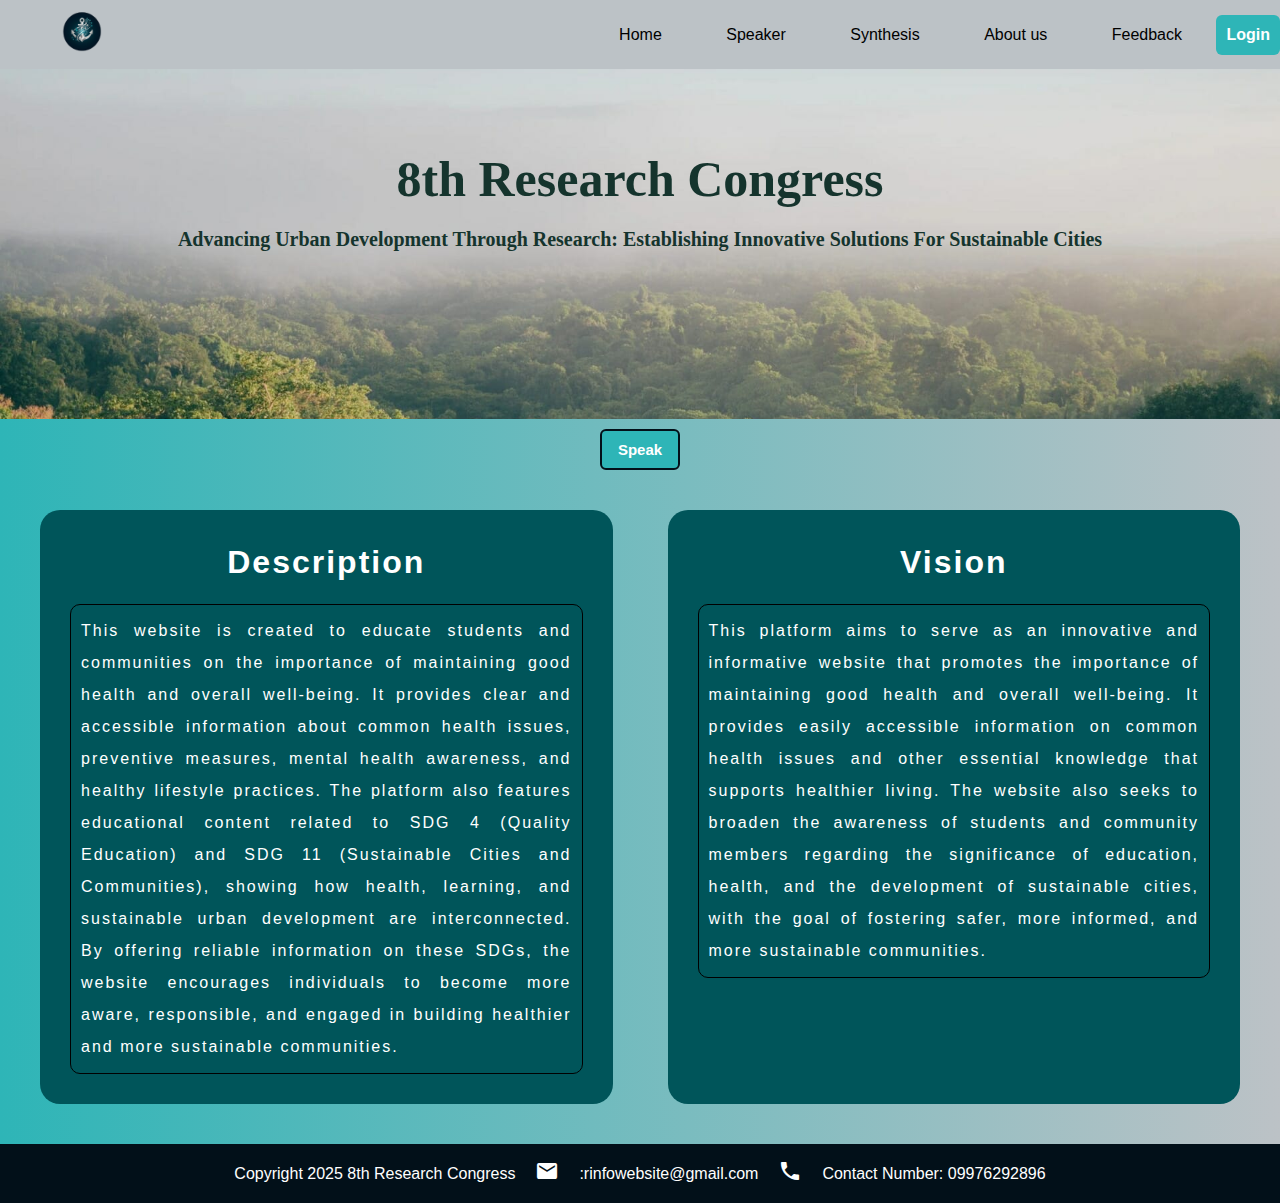
<file: Index.html>
<!DOCTYPE html>
	<html lang="en">
		<title>r.info</title>
		<link rel="stylesheet" href="style.css">
		<link rel="icon" type="image/x-icon" href="Logo.png">
		<link rel="stylesheet" href="https://fonts.googleapis.com/icon?family=Material+Icons">
		<style>
		.column  {
		width: 50%;
		border-radius: 20px;
		
		}
		</style>
			<body>
			<header>
			<div class="logo">
				<img src="Logo.png">
			</div>
					<Nav>
							<a href="index.html"> Home </a>
							<a href="speaker.html"> Speaker </a>
							<a href="synthesis.html"> Synthesis </a>
							<a href="aboutus.html"> About us</a>
							<a href="feedback.html"> Feedback </a>
							<a id="loginBtn" href="login.html" class="login-button">Login</a>
					</nav>
			</header>
			<section class="hero">
				<h1 style="font-size:50px;"> 8th Research Congress </h1>
				<h2 style="font-size:20px;"> Advancing Urban Development Through Research: Establishing Innovative Solutions For Sustainable Cities</h2>
			</section>
			
			<section class="bg">
			
			<center>
				<div id="btn">
				<button id="ttsBtn"> Speak </button>
				</div>
			</center>	
			
			<div id="content">
			
			<Div class="content">
				<div class="column">
				<h1>
				Description 
				</h1>
				<p>
				This website is created to educate students and communities on the importance of maintaining good health 
				and overall well-being.	It provides clear and accessible information about common health issues, preventive measures, mental health awareness, and healthy 
				lifestyle practices. The platform also features educational content related to SDG 4 (Quality Education) and SDG 11 (Sustainable Cities 
				and Communities), showing how health, learning, and sustainable urban development are interconnected. By offering reliable information on 
				these SDGs, the website encourages individuals to become more aware, responsible, and engaged in building healthier and more sustainable 
				communities.
				</p>
				</div>
				<div class="column">
				<h1>
				Vision
				</h1>
				<p>
				This platform aims to serve as an innovative and informative website that promotes the importance of maintaining good health and overall 
				well-being. It provides easily accessible information on common health issues and other essential knowledge that supports healthier living.
				The website also seeks to broaden the awareness of students and community members regarding the significance of education, health, and the 
				development of sustainable cities, with the goal of fostering safer, more informed, and more sustainable communities.
				</p>
				</div>
			</Div>
			</div>
			</section>
			
			<footer>
				<div> Copyright 2025 8th Research Congress</div>
				<div class="image"><i class="material-icons"> mail </i></div>
				<div>:rinfowebsite@gmail.com</div>
				<div class="image"> <i class="material-icons"> call </i> </div>
				<div>Contact Number: 09976292896</p><div>
			</footer>

			<script src="tts.js"> </script>
				
			</body>
	</html>
</file>
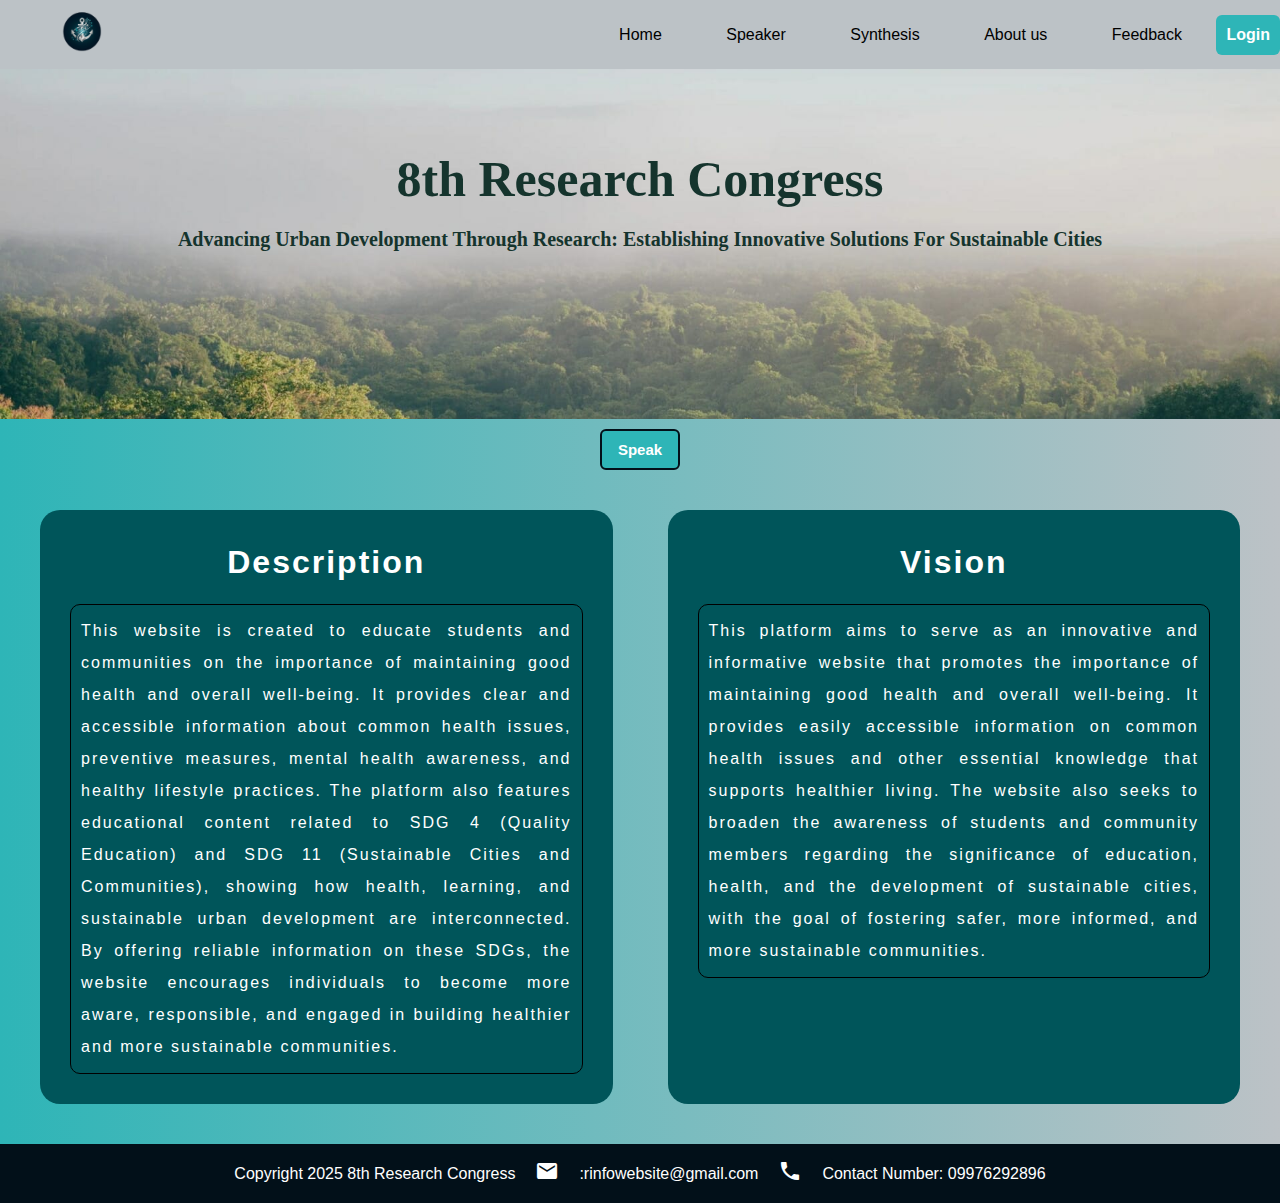
<file: index.html>
<!DOCTYPE html>
	<html lang="en">
		<title>r.info</title>
		<link rel="stylesheet" href="style.css">
		<link rel="icon" type="image/x-icon" href="Logo.png">
		<link rel="stylesheet" href="https://fonts.googleapis.com/icon?family=Material+Icons">
		<style>
		.column  {
		width: 50%;
		border-radius: 20px;
		
		}
		</style>
			<body>
			<header>
			<div class="logo">
				<img src="Logo.png">
			</div>
					<Nav>
							<a href="index.html"> Home </a>
							<a href="speaker.html"> Speaker </a>
							<a href="synthesis.html"> Synthesis </a>
							<a href="aboutus.html"> About us</a>
							<a href="feedback.html"> Feedback </a>
							<a id="loginBtn" href="login.html" class="login-button">Login</a>
					</nav>
			</header>
			<section class="hero">
				<h1 style="font-size:50px;"> 8th Research Congress </h1>
				<h2 style="font-size:20px;"> Advancing Urban Development Through Research: Establishing Innovative Solutions For Sustainable Cities</h2>
			</section>
			
			<section class="bg">
			
			<center>
				<div id="btn">
				<button id="ttsBtn"> Speak </button>
				</div>
			</center>	
			
			<div id="content">
			
			<Div class="content">
				<div class="column">
				<h1>
				Description 
				</h1>
				<p>
				This website is created to educate students and communities on the importance of maintaining good health 
				and overall well-being.	It provides clear and accessible information about common health issues, preventive measures, mental health awareness, and healthy 
				lifestyle practices. The platform also features educational content related to SDG 4 (Quality Education) and SDG 11 (Sustainable Cities 
				and Communities), showing how health, learning, and sustainable urban development are interconnected. By offering reliable information on 
				these SDGs, the website encourages individuals to become more aware, responsible, and engaged in building healthier and more sustainable 
				communities.
				</p>
				</div>
				<div class="column">
				<h1>
				Vision
				</h1>
				<p>
				This platform aims to serve as an innovative and informative website that promotes the importance of maintaining good health and overall 
				well-being. It provides easily accessible information on common health issues and other essential knowledge that supports healthier living.
				The website also seeks to broaden the awareness of students and community members regarding the significance of education, health, and the 
				development of sustainable cities, with the goal of fostering safer, more informed, and more sustainable communities.
				</p>
				</div>
			</Div>
			</div>
			</section>
			
			<footer>
				<div> Copyright 2025 8th Research Congress</div>
				<div class="image"><i class="material-icons"> mail </i></div>
				<div>:rinfowebsite@gmail.com</div>
				<div class="image"> <i class="material-icons"> call </i> </div>
				<div>Contact Number: 09976292896</p><div>
			</footer>

			<script src="tts.js"> </script>
				
			</body>
	</html>
</file>
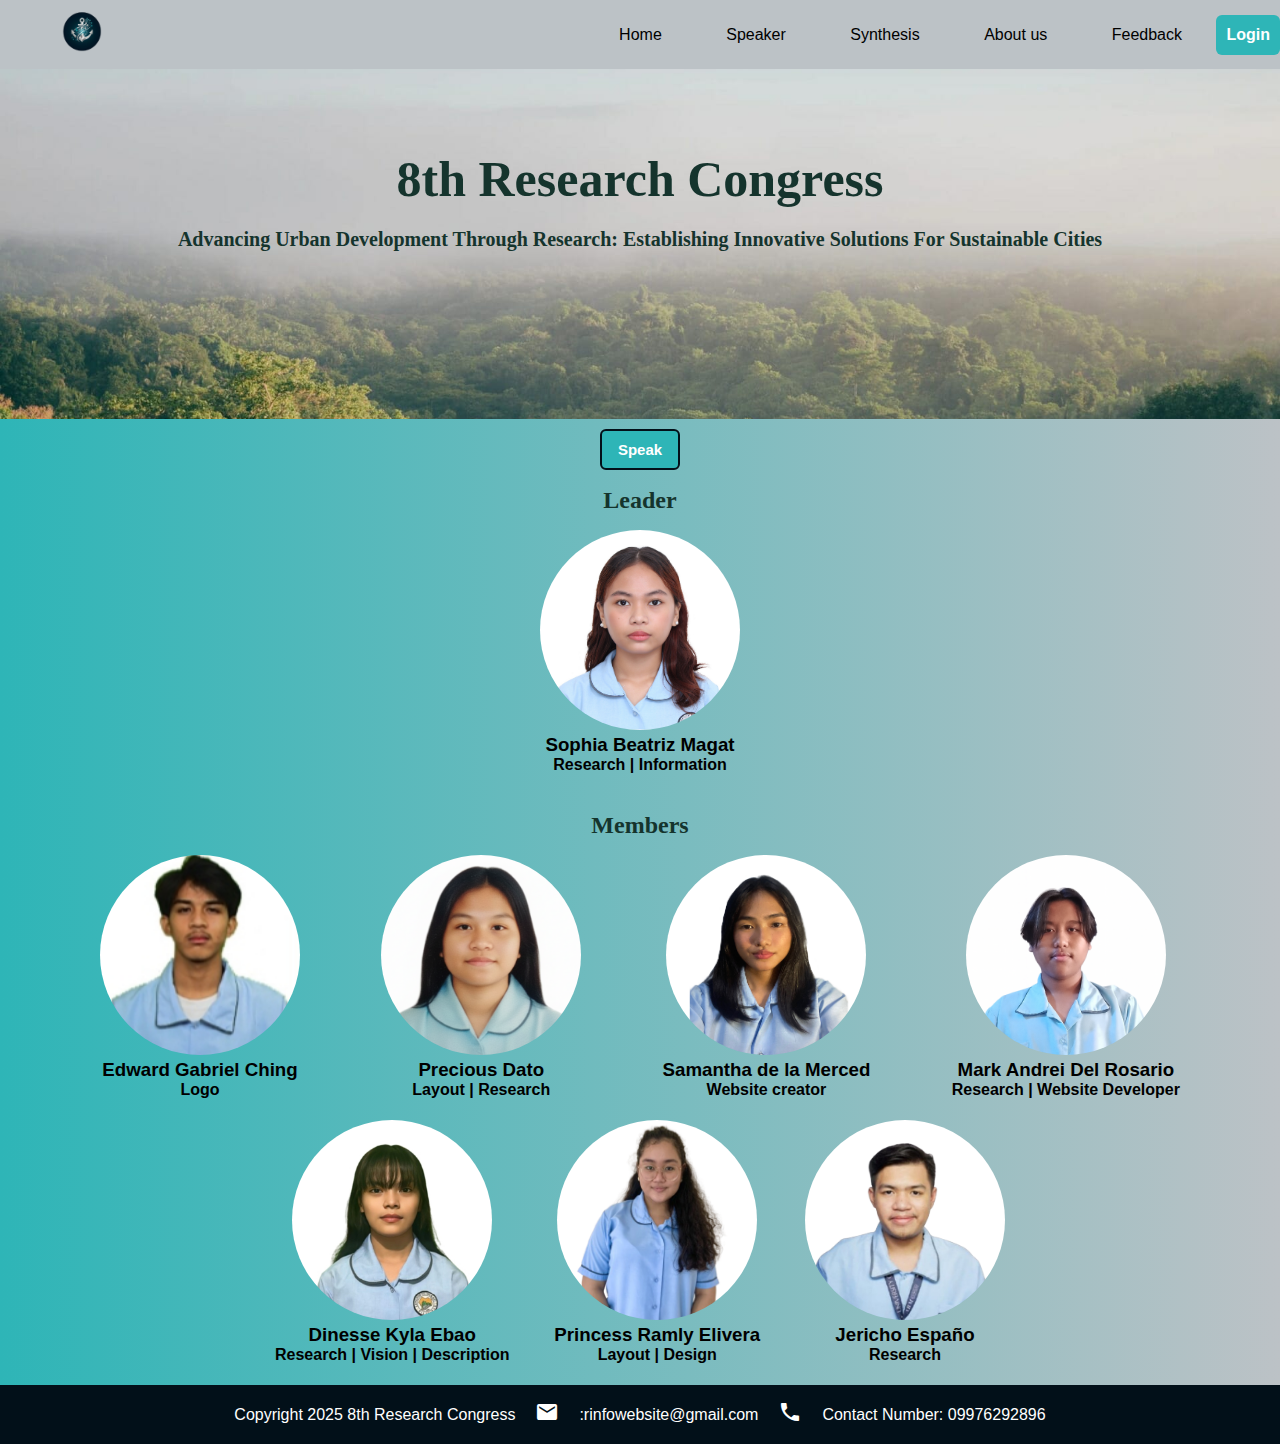
<file: aboutus.html>
<!DOCTYPE html>
	<html lang="en">
	<head>	
		<title>r.info</title>
		<link rel="stylesheet" href="style.css">
		<link rel="stylesheet" href="https://fonts.googleapis.com/icon?family=Material+Icons">
		<style>
	.about {
	background-image: linear-gradient( to right, #2EB5B7, #BCC2C6);
	padding-bottom: 20px;
}
	.about img {
	height: 200px;
	border-radius: 100px;
	width: 200px;
}	
	.leader {
	text-align: center;
	margin: auto auto 20px auto;
}
	.mem {
	display: flex;
	justify-content: space-between;
	margin: auto 100px auto 100px;
}	
	#mem {
	margin: 20px 275px 0px 275px;
}	
	.member {
	text-align: center;
}

	</style>
	</head>	
			<body>
			<header>
			<div class="logo">
				<img src="Logo.png">
			</div>
					<Nav>
							<a href="index.html"> Home </a>
							<a href="speaker.html"> Speaker </a>
							<a href="synthesis.html"> Synthesis </a>
							<a href="aboutus.html"> About us</a>
							<a href="feedback.html"> Feedback </a>
							<a id="loginBtn" href="login.html" class="login-button">Login</a>
					</nav>
			</header>
			
			<section class="hero">
				<h1 style="font-size:50px;"> 8th Research Congress </h1>
				<h2 style="font-size:20px;"> Advancing Urban Development Through Research: Establishing Innovative Solutions For Sustainable Cities </h2>
			</section>
			<div id="content">
			<section class="about">
			<center>
			<div id="btn">
				<button id="ttsBtn"> Speak </button>
			</div>
			</center>
	
	<div class="leader">
	<h2> Leader </h2>
	<img src="Magat.jpg">
	<h3> Sophia Beatriz Magat </h3>
	<h4> Research | Information
 </h4>
	</div>
	
	<h2 style="text-align: center;"> Members </h2>
	
	<div class="mem">
	
	
	<div class="member">
	<img src="ching.jpg">
	<h3> Edward Gabriel Ching </h3>
	<h4> Logo </h4>
	</div>
	
	<div class="member">
	<img src="Dato.png">
	<h3> Precious Dato </h3>
	<h4> Layout | Research
 </h4>
	</div>

	<div class="member">
	<img src="Sam.jpg">
	<h3> Samantha de la Merced </h3>
	<h4> Website creator </h4>
	</div>

	<div class="member">
	<img src="DelRosario.png">
	<h3> Mark Andrei Del Rosario </h3>
	<h4> Research | Website Developer
	</div>
	</div>

	<div class="mem" id="mem">
	<div class="member">
	<img src="Ebao.jpg">
	<h3> Dinesse Kyla Ebao </h3>
	<h4> Research | Vision | Description
 </h4>
	</div>


	
	<div class="member">
	<img src="Elivera.png">
	<h3> Princess Ramly Elivera </h3>
	<h4> Layout | Design
 </h4>
	</div>

	<div class="member">
	<img src="Espano.png">
	<h3> Jericho Españo </h3>
	<h4> Research </h4>
	</div>
	
	</div>

	
	</section>
    </div>
	
	<footer>
			<div> Copyright 2025 8th Research Congress</div>
			<div class="image"><i class="material-icons"> mail </i></div>
			<div>:rinfowebsite@gmail.com</div>
			<div class="image"> <i class="material-icons"> call </i> </div>
			<div>Contact Number: 09976292896</p><div>
	</footer>
			
	<script src="tts.js">  </script>
			
</body>
</html>
</file>
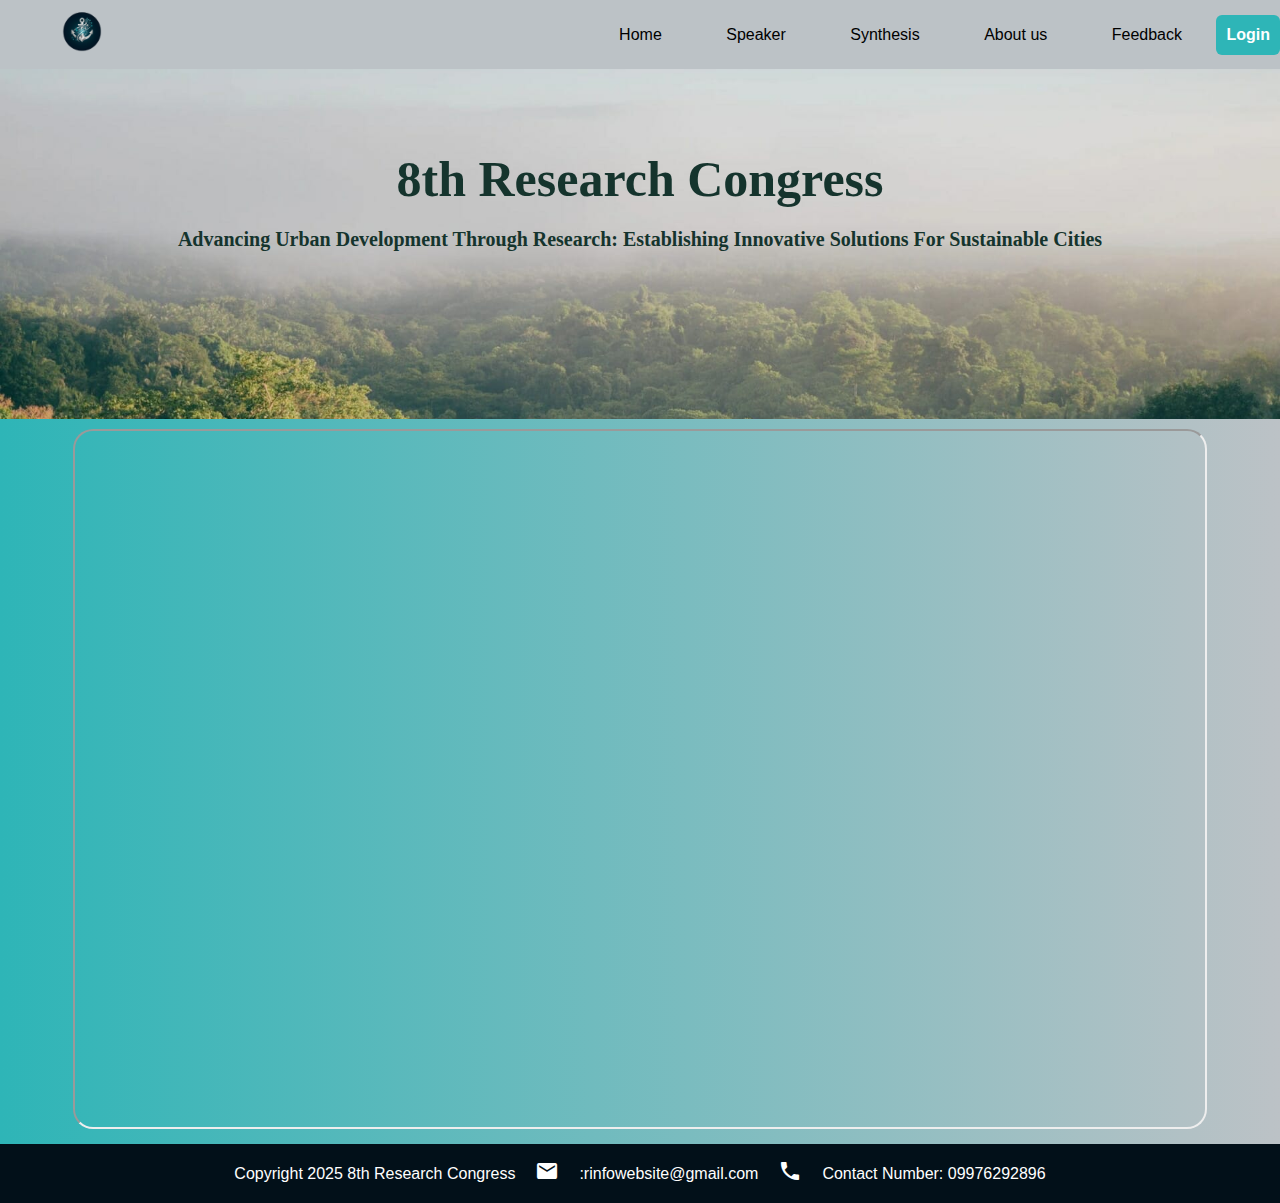
<file: feedback.html>
<!DOCTYPE html>
	<html lang="en">
	<head>
		<title>r.info</title>
		<link rel="stylesheet" href="style.css">
		<link rel="stylesheet" href="https://fonts.googleapis.com/icon?family=Material+Icons">
		<style>
		.bg {
		padding: 10px;
	}
		iframe {
		border-radius: 20px;
	}	
		</style>
	</head>
		<body>
			<header>
			<div class="logo">
				<img src="Logo.png">
			</div>
					<Nav>
							<a href="index.html"> Home </a>
							<a href="speaker.html"> Speaker </a>
							<a href="synthesis.html"> Synthesis </a>
							<a href="aboutus.html"> About us</a>
							<a href="feedback.html"> Feedback </a>
							<a id="loginBtn" href="login.html" class="login-button">Login</a>
					</nav>
			</header>
			<section class="hero">
				<h1 style="font-size:50px;"> 8th Research Congress </h1>
				<h2 style="font-size:20px;"> Advancing Urban Development Through Research: Establishing Innovative Solutions For Sustainable Cities</h2>
			</section>
			<section class="bg">
			<center>
			<iframe src="https://docs.google.com/forms/d/e/1FAIpQLSfOE42v8A6_J1nBZg4Od8gF8v69Xji4cTf-FQ5VQG3xP_kO5w/viewform?usp=sharing&ouid=114336275145204231119" width="90%" height="700px">
			</iframe>
			</center>
			</section>
			<footer>
				<div> Copyright 2025 8th Research Congress</div>
				<div class="image"><i class="material-icons"> mail </i></div>
				<div>:rinfowebsite@gmail.com</div>
				<div class="image"> <i class="material-icons"> call </i> </div>
				<div>Contact Number: 09976292896</p><div>
			</footer>
			</body>
	</html>
</file>
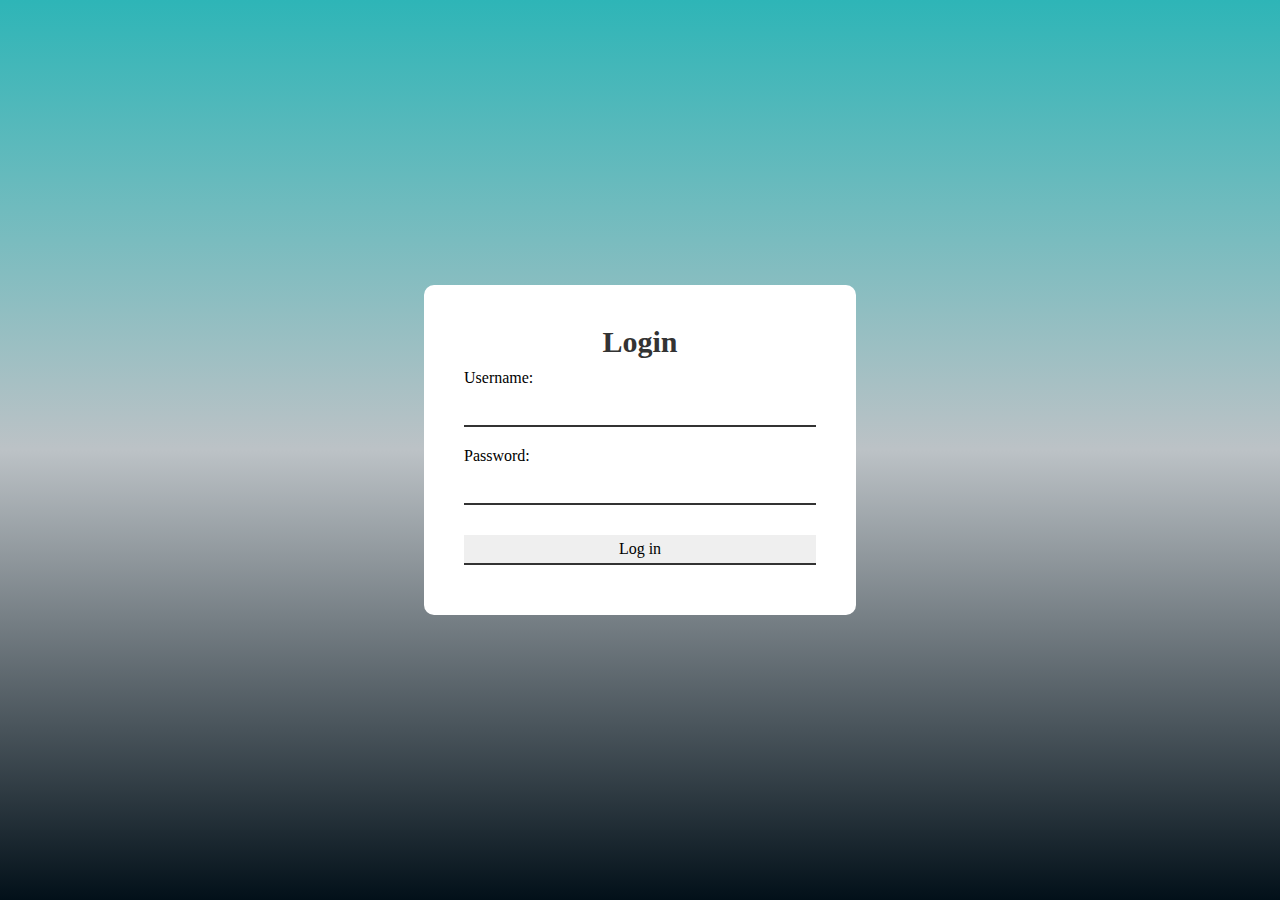
<file: Login.html>
<!DOCTYPE html> 
	<html>
		<head>
		<meta charset="UTF-8">
		<meta name="viewport" content="width=device-width, initial-scale=1.0">
		<title> Login </title>
		<link rel="stylesheet" type="text/css" href="login.css">
		</head>
			<body>
	<section class="contact">
	<div class="contactform">
    <form id="loginForm">
    <h2>Login</h2>
	
		<div class="InputBox">
        <label for="username">Username:</label>
        <input type="text" id="username" required>
		</div>

		<div class="InputBox">
        <label for="password">Password:</label>
        <input type="password" id="password" required>
		</div>
		
		<div class="InputBox">
        <button type="submit">Log in</button>
		</div>
    </form>
	</div>
	
</section>
				
				<script>
	document.getElementById("loginForm").addEventListener("submit", function(e){
    e.preventDefault();

    const user = document.getElementById("username").value;
    const pass = document.getElementById("password").value;

    if(user === "admin" && pass === "1234") {
        localStorage.setItem("loggedIn", "true");
        alert("Logged in successfully!");
        window.location.href = "index.html";
    } else {
        alert("Incorrect username or password.");
    }
});

const toggleBtn = document.getElementById("togglePassword");
const passwordInput = document.getElementById("password");

if (toggleBtn) {
    toggleBtn.addEventListener("click", () => {
        if (passwordInput.type === "password") {
            passwordInput.type = "text";
            toggleBtn.textContent = "Hide";
        } else {
            passwordInput.type = "password";
            toggleBtn.textContent = "Show";
        }
    });
}

				</script>
						
			</body>
	</html>
</file>
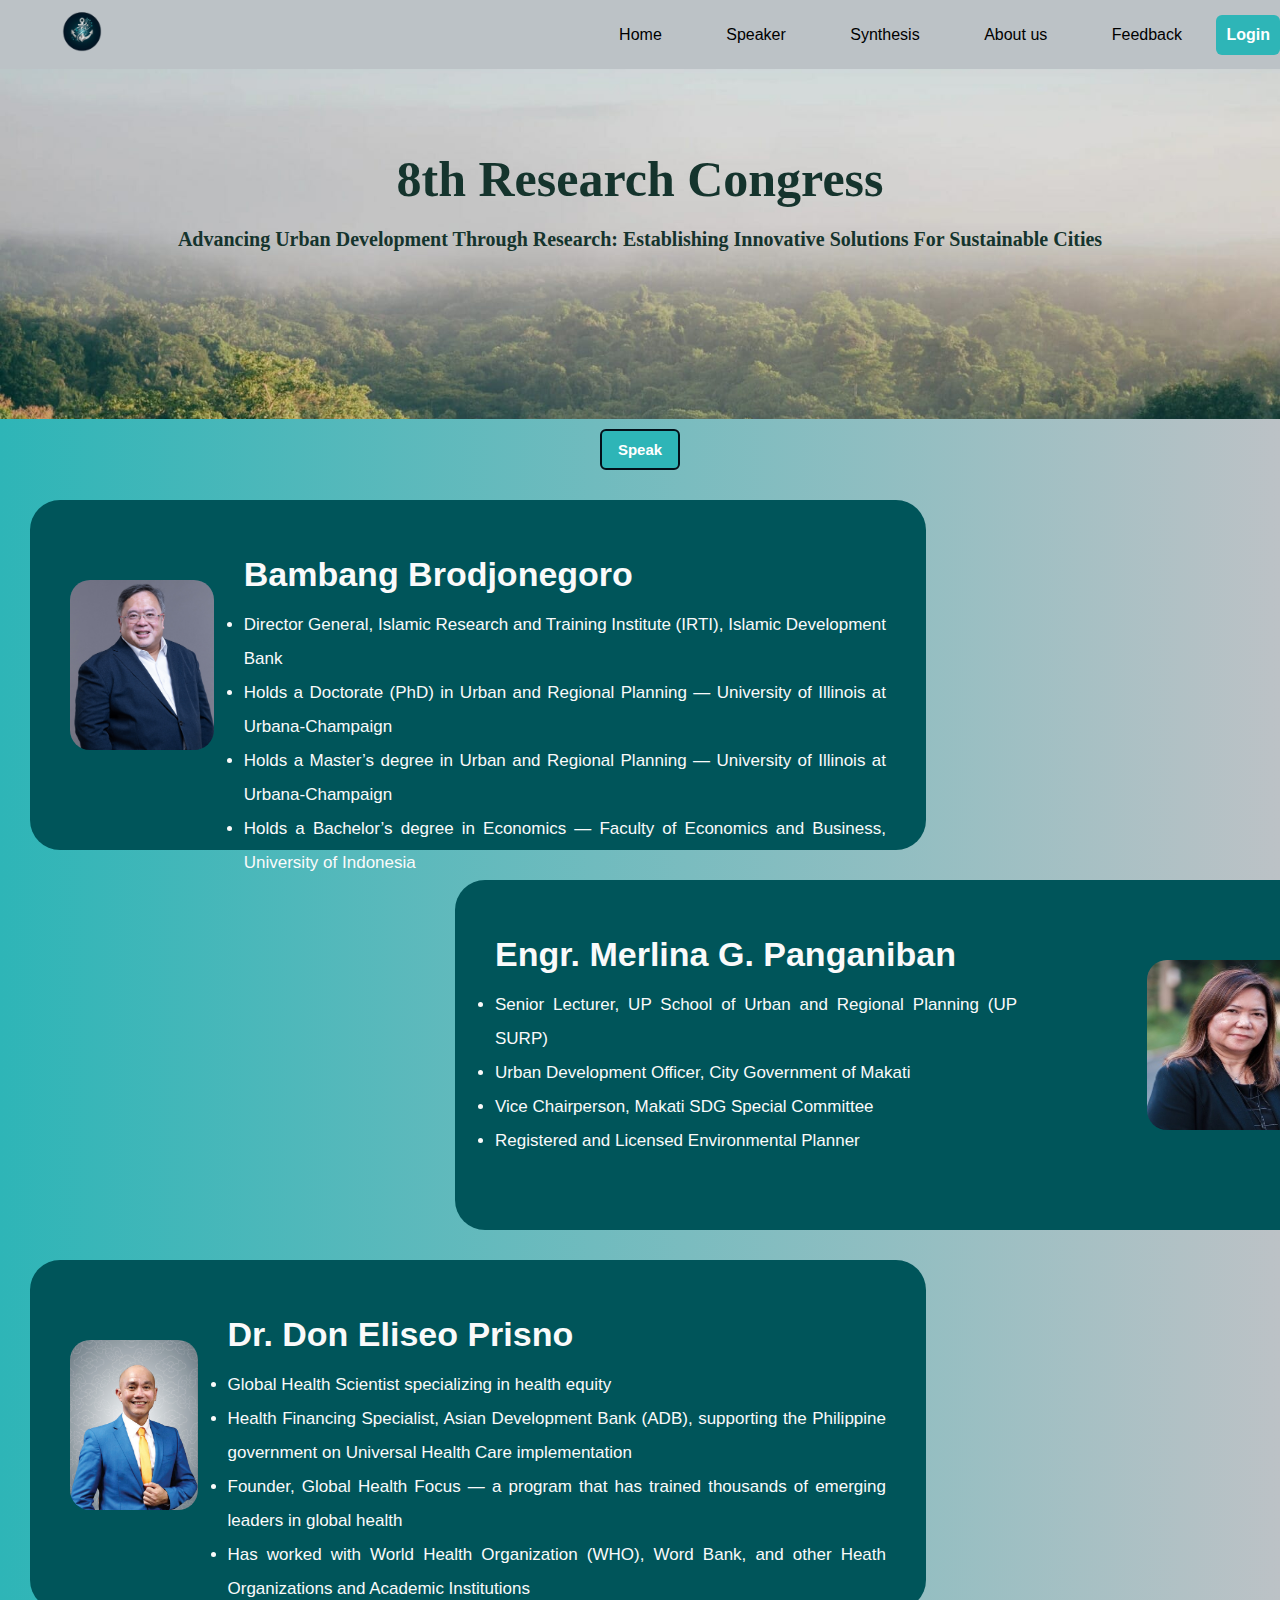
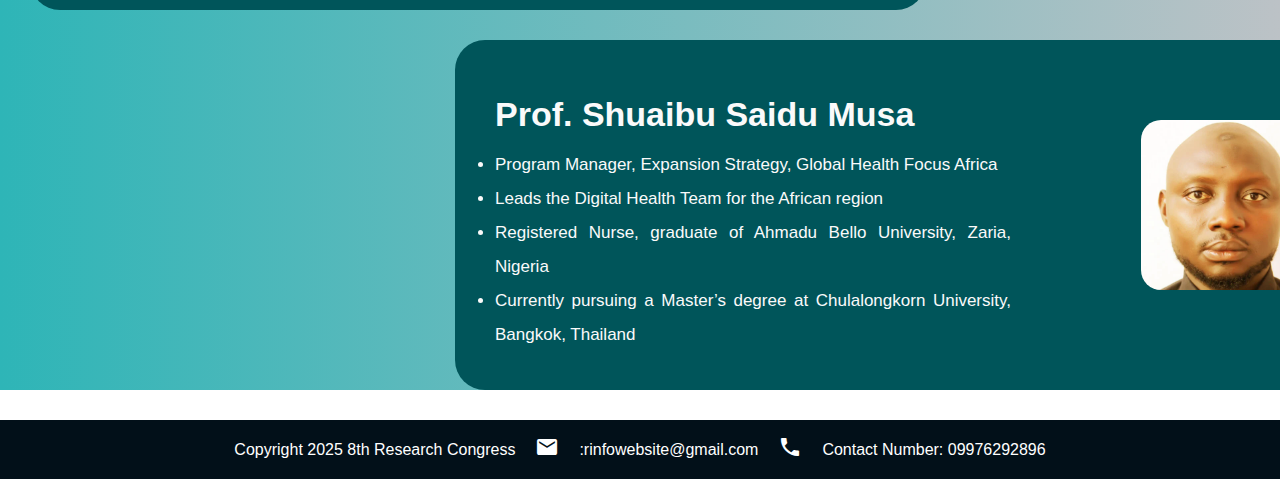
<file: speaker.html>
<!DOCTYPE html>
	<html lang="en">
	<head>
		<title>r.info</title>
		<link rel="stylesheet" href="style.css">
		<link rel="stylesheet" href="https://fonts.googleapis.com/icon?family=Material+Icons">
		<style>
	.speaker {
	margin: 30px;
	height: 350px;
	width: 70%;
	padding: 40px;
	display: flex;
	text-align: center;
	background-color: #00555A;
	border-radius: 30px;
	line-height: 2.0;
	letter-spacing: 2;
	color: #FAFAFA;
	text-align: justify;
	font-size: 17px;	
}	
	.speaker img {
	border-radius: 20px;
	margin: 40px 30px 40px 0px;
	height: 170px;
	width: 170px;
}	

	#spek2, #spek4 {
	margin-left: 455px;
}
	.con {
	display: block;
}	
	#spek2 img, #spek4 img {
	margin: 40px 0px 40px 130px;
}	
	</style>
	</head>	
			<body>
			<header>
			<div class="logo">
				<img src="Logo.png">
			</div>
					<Nav>
							<a href="index.html"> Home </a>
							<a href="speaker.html"> Speaker </a>
							<a href="synthesis.html"> Synthesis </a>
							<a href="aboutus.html"> About us</a>
							<a href="feedback.html"> Feedback </a>
							<a id="loginBtn" href="login.html" class="login-button">Login</a>
					</nav>
			</header>
			
			<section class="hero">
				<h1 style="font-size:50px;"> 8th Research Congress </h1>
				<h2 style="font-size:20px;"> Advancing Urban Development Through Research: Establishing Innovative Solutions For Sustainable Cities </h2>
			</section>
			
			<section class="bg">
			
			<center>
				<div id="btn">
				<button id="ttsBtn"> Speak </button>
				</div>
			</center>
			<div id="content">
				<div class="speaker" id="spek1">
				<img src="MR. BAMBANG.jpg">
				<div class="con">
				<h1> Bambang Brodjonegoro </h1>
				<ul>
					<li>Director General, Islamic Research and Training Institute (IRTI), Islamic Development Bank</li>
					<li>Holds a Doctorate (PhD) in Urban and Regional Planning — University of Illinois at Urbana-Champaign</li>
					<li>Holds a Master’s degree in Urban and Regional Planning — University of Illinois at Urbana-Champaign</li>
					<li>Holds a Bachelor’s degree in Economics — Faculty of Economics and Business, University of Indonesia</li>
				</ul>
				</div>
	
				</div>
	
				<div class="speaker" id="spek2">
				<div class="con">
				<h1>  Engr. Merlina G. Panganiban </h1>
				<ul>
					<li>Senior Lecturer, UP School of Urban and Regional Planning (UP SURP)</li>
					<li>Urban Development Officer, City Government of Makati</li>
					<li>Vice Chairperson, Makati SDG Special Committee</li>
					<li>Registered and Licensed Environmental Planner</li>
				</ul>
				</div>
				<img src="MS. PANGANIBAN.jpg">
				</div>
				
				<div class="speaker" id="spek3">
				<img src="DR. PRISNO.jpg">
				<div class="con">
				<h1> Dr. Don Eliseo Prisno </h1>
				<ul>
					<li>Global Health Scientist specializing in health equity</li>
					<li>Health Financing Specialist, Asian Development Bank (ADB), supporting the Philippine government on Universal Health Care implementation</li>
					<li>Founder, Global Health Focus — a program that has trained thousands of emerging leaders in global health</li>
					<li>Has worked with World Health Organization (WHO), Word Bank, and other Heath Organizations and Academic Institutions</li>
				</ul>
				</div>
				</div>
				
				<div class="speaker" id="spek4">
				<div class="con">
				<h1>  Prof. Shuaibu Saidu Musa </h1>
				<ul>
					<li>Program Manager, Expansion Strategy, Global Health Focus Africa</li>
					<li>Leads the Digital Health Team for the African region</li>
					<li>Registered Nurse, graduate of Ahmadu Bello University, Zaria, Nigeria</li>
					<li>Currently pursuing a Master’s degree at Chulalongkorn University, Bangkok, Thailand</li>
				</ul>
				</div>
				<img src="MR. MUSA.webp">
				</div>
				
				</div>
				
			</section>	
				
			<footer>
				<div> Copyright 2025 8th Research Congress</div>
				<div class="image"><i class="material-icons"> mail </i></div>
				<div>:rinfowebsite@gmail.com</div>
				<div class="image"> <i class="material-icons"> call </i> </div>
				<div>Contact Number: 09976292896</p><div>
			</footer>
				<script src="tts.js">  </script>
			</body>
	</html>
</file>
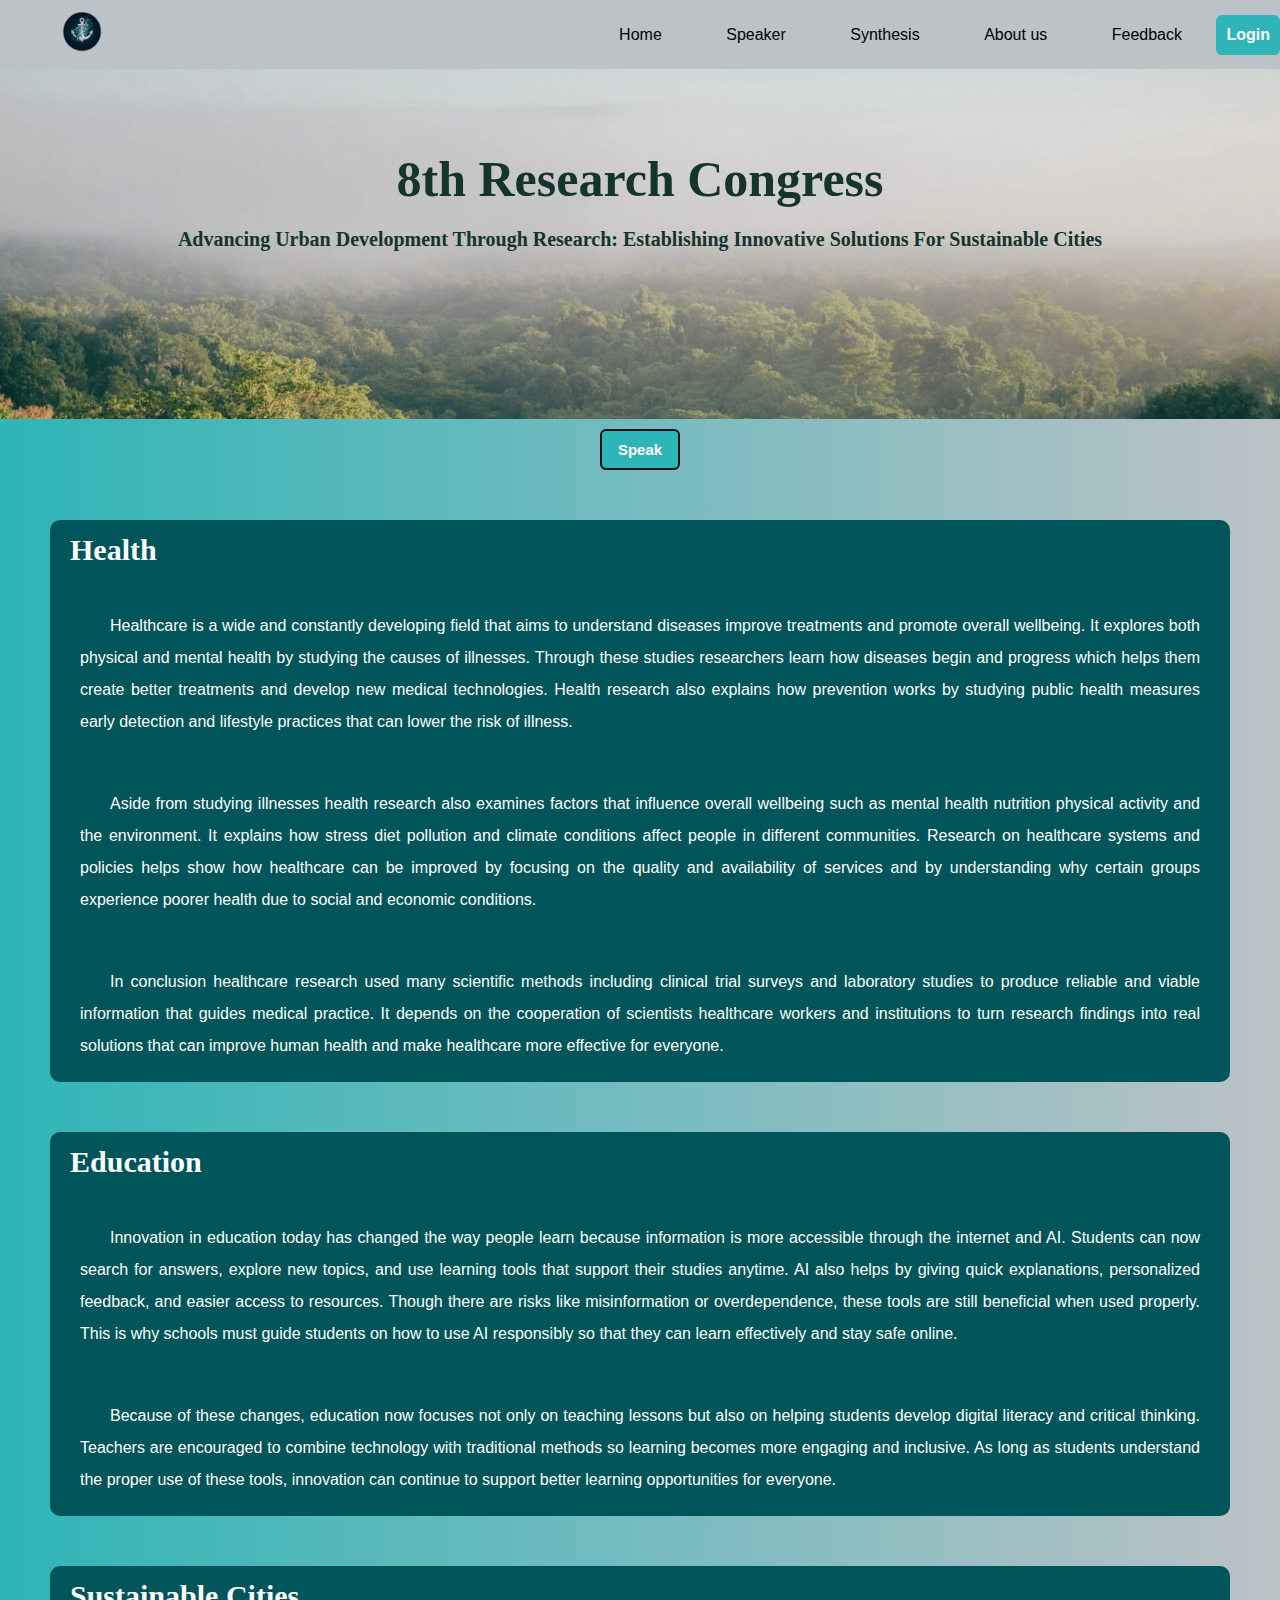
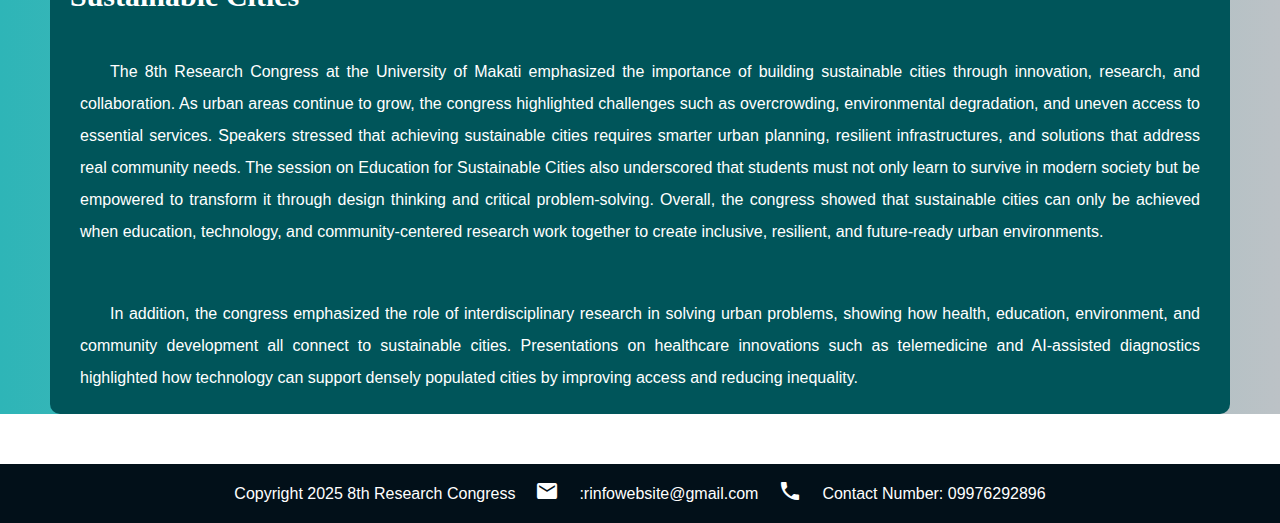
<file: synthesis.html>
<!DOCTYPE html>
	<html lang="en">
		<title>r.info</title>
		<link rel="stylesheet" href="style.css">
		<link rel="stylesheet" href="https://fonts.googleapis.com/icon?family=Material+Icons">
		<style>
		.container {
	margin: 50px;
	background-color: #00555A;	
	border-radius: 10px;	
}
		.container h2 {
	font-size: 30px;	
	color: white;
}		
		.container p {
	text-align:justify;
	padding: 20px;
	border-radius: 10px;
	margin: 10px;
	color: white;
	text-indent: 30px;
	line-height: 2.0;
}
		</style>
			<body>
			<header>
			<div class="logo">
				<img src="Logo.png">
			</div>
					<Nav>
							<a href="index.html"> Home </a>
							<a href="speaker.html"> Speaker </a>
							<a href="synthesis.html"> Synthesis </a>
							<a href="aboutus.html"> About us</a>
							<a href="feedback.html"> Feedback </a>
							<a id="loginBtn" href="login.html" class="login-button">Login</a>
					</nav>
			</header>	
			
			<section class="hero">
				<h1 style="font-size:50px;"> 8th Research Congress </h1>
				<h2 style="font-size:20px;"> Advancing Urban Development Through Research: Establishing Innovative Solutions For Sustainable Cities </h2>
			</section>
			
			<section class="bg">
			
			<center>
				<div id="btn">
				<button id="ttsBtn"> Speak </button>
				</div>
			</center>
			<div id="content">
			<section class="container">
				<h2> Health </h2>
				
					<div class="sythesis">
					<p>
					Healthcare is a wide and constantly developing field that aims to understand diseases improve treatments and promote overall wellbeing. It explores both physical and mental health by studying the causes of illnesses. Through these studies researchers learn how diseases begin and progress which helps them create better treatments and develop new medical technologies. Health research also explains how prevention works by studying public health measures early detection and lifestyle practices that can lower the risk of illness.
					</p>
					
					<p>
					Aside from studying illnesses health research also examines factors that influence overall wellbeing such as mental health nutrition physical activity and the environment. It explains how stress diet pollution and climate conditions affect people in different communities. Research on healthcare systems and policies helps show how healthcare can be improved by focusing on the quality and availability of services and by understanding why certain groups experience poorer health due to social and economic conditions.
					</p>
					
					<p>
					In conclusion healthcare research used many scientific methods including clinical trial surveys and laboratory studies to produce reliable and viable information that guides medical practice. It depends on the cooperation of scientists healthcare workers and institutions to turn research findings into real solutions that can improve human health and make healthcare more effective for everyone.
					</p>
					</div>
					
					
			</section>
			
			<section class="container">
				<h2> Education </h2>
				
					<div class="sythesis">
					<p>
					     Innovation in education today has changed the way people learn because information is more accessible through the internet and AI. Students can now search for answers, explore new topics, and use learning tools that support their studies anytime. AI also helps by giving quick explanations, personalized feedback, and easier access to resources. Though there are risks like misinformation or overdependence, these tools are still beneficial when used properly. This is why schools must guide students on how to use AI responsibly so that they can learn effectively and stay safe online.
					</p>
					
					<p>
					Because of these changes, education now focuses not only on teaching lessons but also on helping students develop digital literacy and critical thinking. Teachers are encouraged to combine technology with traditional methods so learning becomes more engaging and inclusive. As long as students understand the proper use of these tools, innovation can continue to support better learning opportunities for everyone.
					</p>
					</div>
					
					
			</section>
			
			<section class="container">
				<h2> Sustainable Cities </h2>
				
					<div class="sythesis">
					<p>
					The 8th Research Congress at the University of Makati emphasized the importance of building sustainable cities through innovation, research, and collaboration. As urban areas continue to grow, the congress highlighted challenges such as overcrowding, environmental degradation, and uneven access to essential services. Speakers stressed that achieving sustainable cities requires smarter urban planning, resilient infrastructures, and solutions that address real community needs. The session on Education for Sustainable Cities also underscored that students must not only learn to survive in modern society but be empowered to transform it through design thinking and critical problem-solving. Overall, the congress showed that sustainable cities can only be achieved when education, technology, and community-centered research work together to create inclusive, resilient, and future-ready urban environments.
					</p>
					
					<p>
					In addition, the congress emphasized the role of interdisciplinary research in solving urban problems, showing how health, education, environment, and community development all connect to sustainable cities. Presentations on healthcare innovations such as telemedicine and AI-assisted diagnostics highlighted how technology can support densely populated cities by improving access and reducing inequality.
					</p>	
					</div>
					
					
			</section>
			</div>
			
			</section>
			
			<footer>
				<div> Copyright 2025 8th Research Congress</div>
				<div class="image"><i class="material-icons"> mail </i></div>
				<div>:rinfowebsite@gmail.com</div>
				<div class="image"> <i class="material-icons"> call </i> </div>
				<div>Contact Number: 09976292896</p><div>
			</footer>
			
			<script src="tts.js">  </script>
			
			</body>
	</html>
</file>
<file: style.css>
* {
	Margin: 0px;
	padding: 0px;
	font-family: Arial;
	box-sizing:  border-box;
}
body {
	padding: 0;
	margin: 0;
	line-height: 20px;
}
header {
	align-items: center;
	display: flex;
	width:100%;
	justify-content: space-between;
	background-color: #BCC2C6; 
}
header nav a {
	font-size: 16px;
	text-decoration: none;
	padding: 10px 30px 10px 30px;
	color: #000000;
	display: inline-block;
}
Nav a:hover {
	transition: 0.5 ease;
	color: teal;
}
.logo img {
	width: 20%;
	height: 20%;
}
.logo {
	margin-left: 50px;
}
.hero {
	background-image: url(rawrw.jpg);
	background-repeat: no-repeat;
	background-size: cover;
	background-position: center; 
	height: 350px;
	width:100%;
	padding: 80px 30px;
    text-align: center;
}
.hero h1, h2 {
	padding: 20px;
	color: #15342d;
	font-family: Bricolage Grotesque;
	
}
.content p  {
	text-align:justify;
	padding: 10px;
	border: 1px solid black;
	border-radius: 10px;
	margin: 10px;
}
.content {
	padding: 20px;
	display: flex;
	gap: 15px;
	width: 100%;
}
.column {
	background-color: #00555A;
	color: white;
	border-radius: 10px;
	margin: 20px;
	padding: 20px;
	text-align: center;
	letter-spacing: 2px;
	line-height: 2;
}
footer {
	display: flex;
    align-items: center;
	justify-content: center;
    padding: 15px;
    background: #021019;
    color: white;
    margin-top: 0px;
}
footer div {
	margin: auto 10px auto 10px;
}
#ttsBtn {
	border: 2px solid #021019;
    background: #2EB5B7;
    color: white;
    padding: 10px 16px;
    border-radius: 6px;
    cursor: pointer;
	margin-top: 10px;
    font-size: 15px;
    font-weight: bold;
}
#ttsBtn:hover {
    opacity: 0.85;
}
.login-button {
    padding: 10px 10px;
    background: #2EB5B7;
    color: white;
    border-radius: 6px;
    font-weight: bold;
}

.login-button:hover {
    background: #e3e3e3;
}
.bg {
		background-image: linear-gradient( to right, #2EB5B7, #BCC2C6);
}
</file>
<file: login.css>
* {
	margin: 0px;
	padding: 0px;
	box-sizing: border-box;
	font-family: Poppins;
}
.contact {
	position: relative;
	min-height: 100vh;
	padding: 50px 100px;
	display: flex;
	justify-content: center;
	align-items: center;
	flex-direction: column;
	background: linear-gradient(to bottom, #2EB5B7, #BCC2C6, #021019);
} 

.container {
	width: 100%;
	display: flex;
	justify-content: center;
	align-items: center;
	margin: 30px;
}
.container .contactinfo {
	width: 50%;
	display: flex;
	flex-direction: column;
}
.container .contactinfo .box {
	position: relative;
	padding: 20px 0px;
	display: flex;
}
.container .contactinfo .box .icon {
	min-width: 60px;
	height: 60px;

	display: flex;
	justify-content: center;
	border-radius: 50%;
	font-size: 22px;
}
.container .contactinfo .box .text {
	display: flex;
	margin-left: 20px;
	font-size: 16px;

	flex-direction: column;
}
.contactform {
	width: 40%;
	padding: 40px;
	background:#fff;
	border-radius: 10px;
}
.contactform h2 {
	font-size: 30px;
	color: #333;
	font-weight: 10px;
	text-align: center;
}
.contactform .InputBox {
	position: relative;
	width: 100%;
	margin-top: 10px;
}
.contactform .InputBox Input{
	width: 100%;
	padding: 5px 0;
	font-size: 16px;
	margin: 10px 0;
	border: none;
	border-bottom: 2px solid #333;
	outline: none;
}
.contactform .InputBox button{
	width: 100%;
	padding: 5px 0;
	font-size: 16px;
	margin: 10px 0;
	border: none;
	border-bottom: 2px solid #333;
	outline: none;
}
</file>
